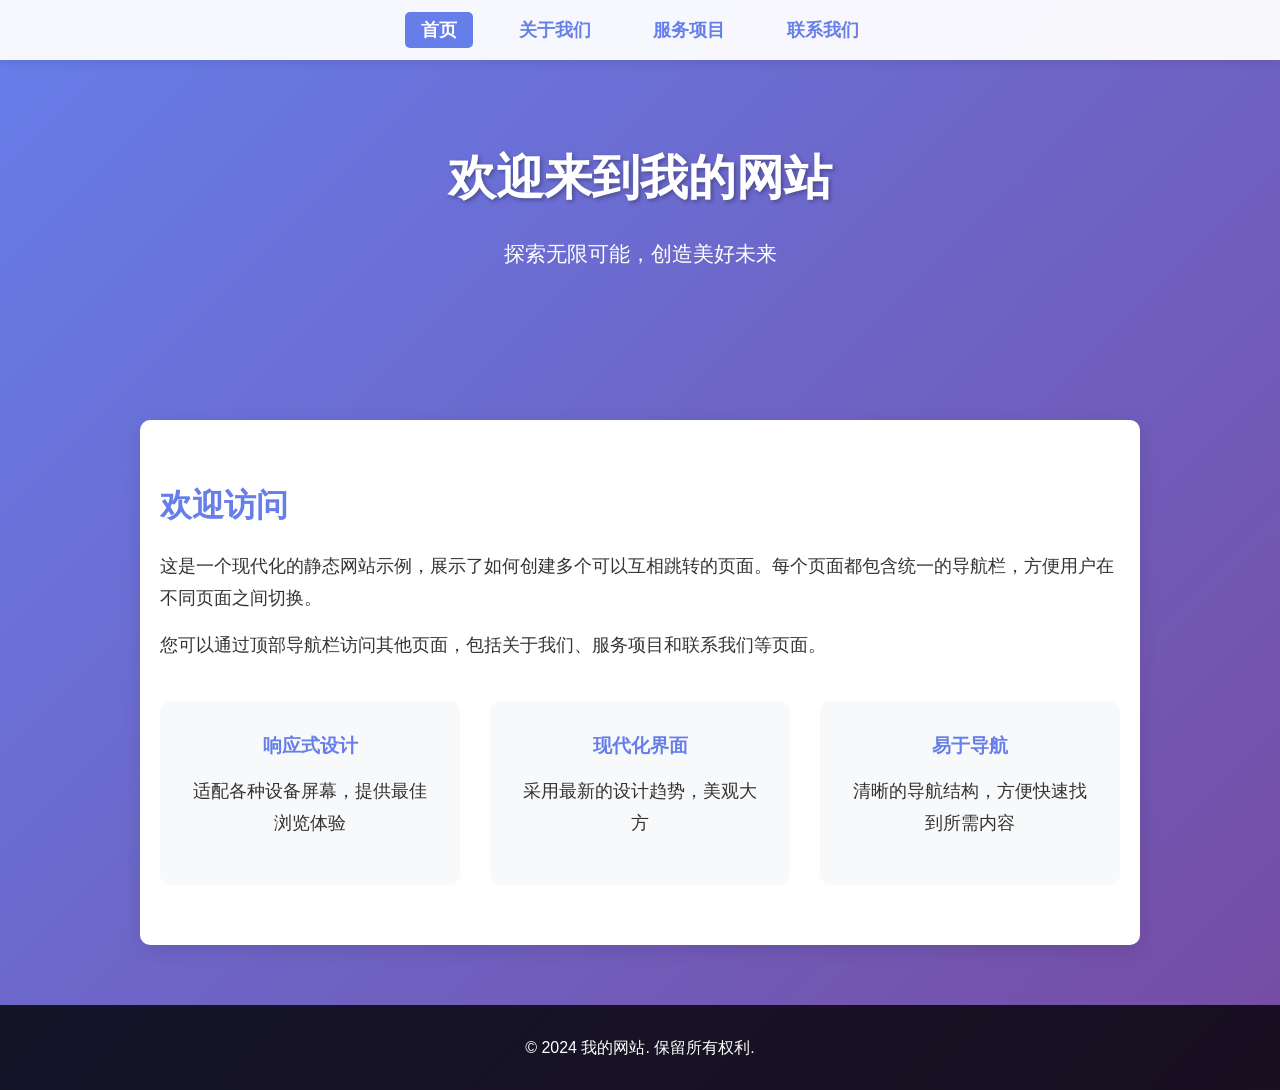
<file: index.html>
<!DOCTYPE html>
<html lang="zh-CN">
<head>
    <meta charset="UTF-8">
    <meta name="viewport" content="width=device-width, initial-scale=1.0">
    <title>首页 - 我的网站</title>
    <style>
        * {
            margin: 0;
            padding: 0;
            box-sizing: border-box;
        }
        
        body {
            font-family: 'Microsoft YaHei', Arial, sans-serif;
            line-height: 1.6;
            color: #333;
            background: linear-gradient(135deg, #667eea 0%, #764ba2 100%);
            min-height: 100vh;
        }
        
        .container {
            max-width: 1200px;
            margin: 0 auto;
            padding: 0 20px;
        }
        
        nav {
            background: rgba(255, 255, 255, 0.95);
            box-shadow: 0 2px 10px rgba(0,0,0,0.1);
            padding: 1rem 0;
            position: sticky;
            top: 0;
            z-index: 100;
        }
        
        nav ul {
            list-style: none;
            display: flex;
            justify-content: center;
            flex-wrap: wrap;
        }
        
        nav ul li {
            margin: 0 15px;
        }
        
        nav ul li a {
            text-decoration: none;
            color: #667eea;
            font-weight: bold;
            font-size: 1.1rem;
            padding: 8px 16px;
            border-radius: 5px;
            transition: all 0.3s;
        }
        
        nav ul li a:hover {
            background: #667eea;
            color: white;
        }
        
        nav ul li a.active {
            background: #667eea;
            color: white;
        }
        
        .hero {
            text-align: center;
            padding: 80px 20px;
            color: white;
        }
        
        .hero h1 {
            font-size: 3rem;
            margin-bottom: 20px;
            text-shadow: 2px 2px 4px rgba(0,0,0,0.3);
        }
        
        .hero p {
            font-size: 1.3rem;
            margin-bottom: 30px;
        }
        
        .content {
            background: white;
            padding: 60px 20px;
            margin: 40px auto;
            border-radius: 10px;
            box-shadow: 0 5px 20px rgba(0,0,0,0.1);
            max-width: 1000px;
        }
        
        .content h2 {
            color: #667eea;
            margin-bottom: 20px;
            font-size: 2rem;
        }
        
        .content p {
            margin-bottom: 15px;
            font-size: 1.1rem;
            line-height: 1.8;
        }
        
        .features {
            display: grid;
            grid-template-columns: repeat(auto-fit, minmax(250px, 1fr));
            gap: 30px;
            margin-top: 40px;
        }
        
        .feature-card {
            background: #f8f9fa;
            padding: 30px;
            border-radius: 10px;
            text-align: center;
            transition: transform 0.3s;
        }
        
        .feature-card:hover {
            transform: translateY(-5px);
            box-shadow: 0 5px 15px rgba(0,0,0,0.1);
        }
        
        .feature-card h3 {
            color: #667eea;
            margin-bottom: 15px;
        }
        
        footer {
            background: rgba(0, 0, 0, 0.8);
            color: white;
            text-align: center;
            padding: 30px 20px;
            margin-top: 60px;
        }
    </style>
</head>
<body>
    <nav>
        <div class="container">
            <ul>
                <li><a href="index.html" class="active">首页</a></li>
                <li><a href="about.html">关于我们</a></li>
                <li><a href="services.html">服务项目</a></li>
                <li><a href="contact.html">联系我们</a></li>
            </ul>
        </div>
    </nav>
    
    <div class="hero">
        <div class="container">
            <h1>欢迎来到我的网站</h1>
            <p>探索无限可能，创造美好未来</p>
        </div>
    </div>
    
    <div class="container">
        <div class="content">
            <h2>欢迎访问</h2>
            <p>这是一个现代化的静态网站示例，展示了如何创建多个可以互相跳转的页面。每个页面都包含统一的导航栏，方便用户在不同页面之间切换。</p>
            <p>您可以通过顶部导航栏访问其他页面，包括关于我们、服务项目和联系我们等页面。</p>
            
            <div class="features">
                <div class="feature-card">
                    <h3>响应式设计</h3>
                    <p>适配各种设备屏幕，提供最佳浏览体验</p>
                </div>
                <div class="feature-card">
                    <h3>现代化界面</h3>
                    <p>采用最新的设计趋势，美观大方</p>
                </div>
                <div class="feature-card">
                    <h3>易于导航</h3>
                    <p>清晰的导航结构，方便快速找到所需内容</p>
                </div>
            </div>
        </div>
    </div>
    
    <footer>
        <div class="container">
            <p>&copy; 2024 我的网站. 保留所有权利.</p>
        </div>
    </footer>
</body>
</html>
</file>
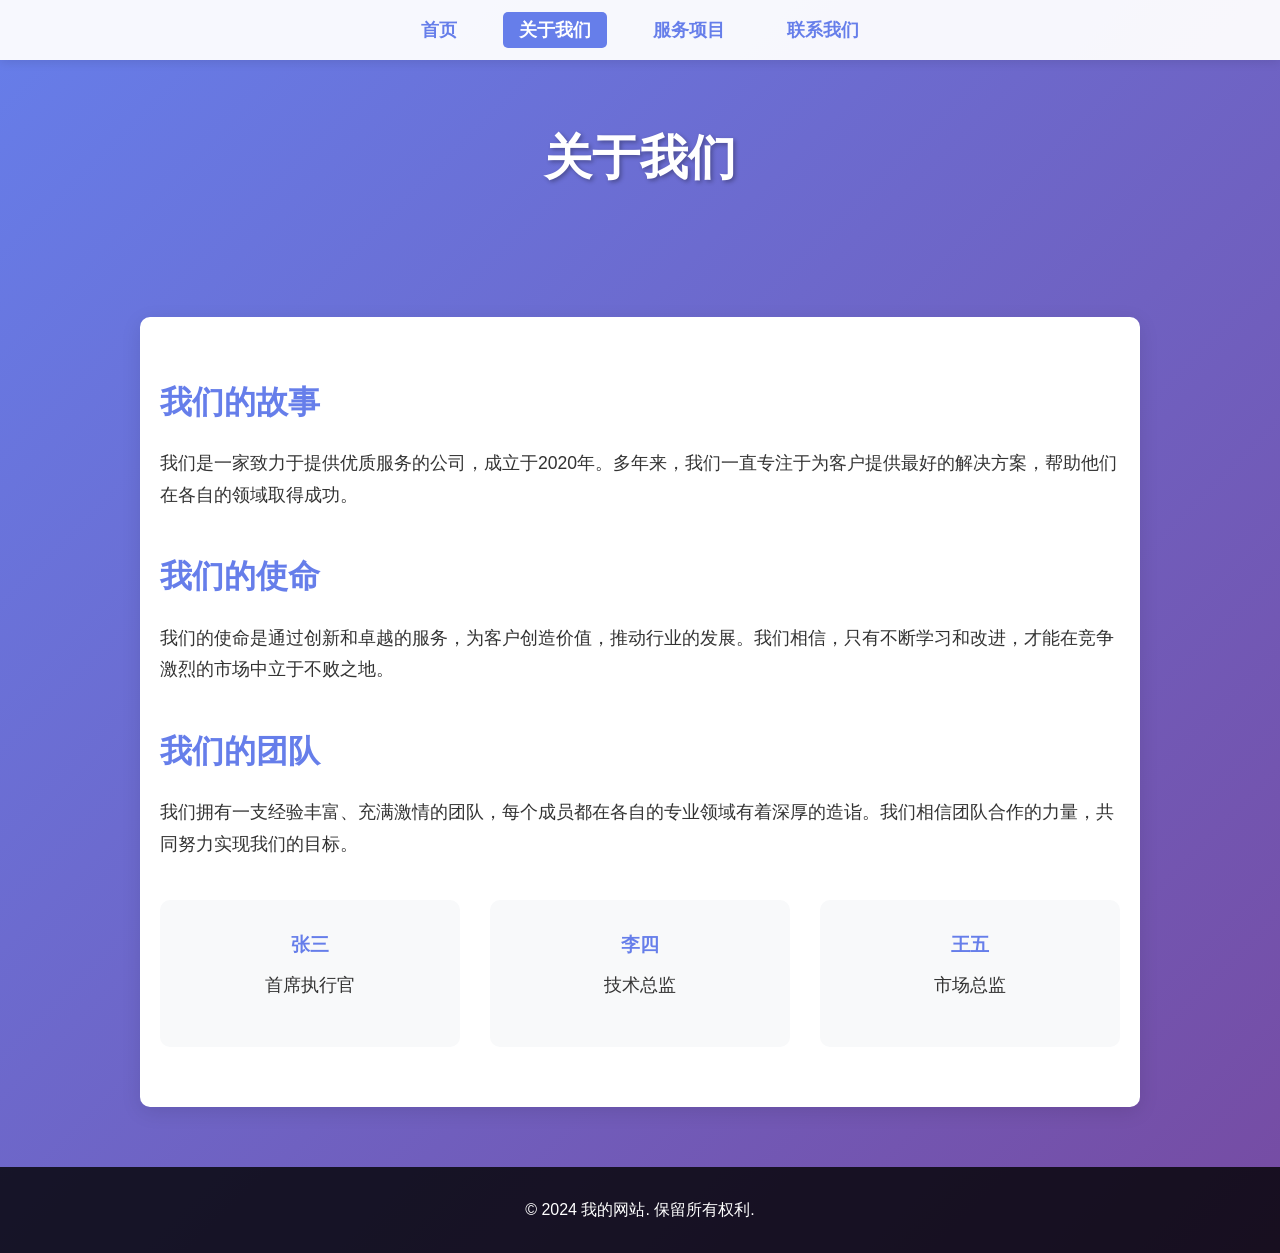
<file: about.html>
<!DOCTYPE html>
<html lang="zh-CN">
<head>
    <meta charset="UTF-8">
    <meta name="viewport" content="width=device-width, initial-scale=1.0">
    <title>关于我们 - 我的网站</title>
    <style>
        * {
            margin: 0;
            padding: 0;
            box-sizing: border-box;
        }
        
        body {
            font-family: 'Microsoft YaHei', Arial, sans-serif;
            line-height: 1.6;
            color: #333;
            background: linear-gradient(135deg, #667eea 0%, #764ba2 100%);
            min-height: 100vh;
        }
        
        .container {
            max-width: 1200px;
            margin: 0 auto;
            padding: 0 20px;
        }
        
        nav {
            background: rgba(255, 255, 255, 0.95);
            box-shadow: 0 2px 10px rgba(0,0,0,0.1);
            padding: 1rem 0;
            position: sticky;
            top: 0;
            z-index: 100;
        }
        
        nav ul {
            list-style: none;
            display: flex;
            justify-content: center;
            flex-wrap: wrap;
        }
        
        nav ul li {
            margin: 0 15px;
        }
        
        nav ul li a {
            text-decoration: none;
            color: #667eea;
            font-weight: bold;
            font-size: 1.1rem;
            padding: 8px 16px;
            border-radius: 5px;
            transition: all 0.3s;
        }
        
        nav ul li a:hover {
            background: #667eea;
            color: white;
        }
        
        nav ul li a.active {
            background: #667eea;
            color: white;
        }
        
        .page-header {
            text-align: center;
            padding: 60px 20px;
            color: white;
        }
        
        .page-header h1 {
            font-size: 3rem;
            margin-bottom: 20px;
            text-shadow: 2px 2px 4px rgba(0,0,0,0.3);
        }
        
        .content {
            background: white;
            padding: 60px 20px;
            margin: 40px auto;
            border-radius: 10px;
            box-shadow: 0 5px 20px rgba(0,0,0,0.1);
            max-width: 1000px;
        }
        
        .content h2 {
            color: #667eea;
            margin-bottom: 20px;
            font-size: 2rem;
        }
        
        .content p {
            margin-bottom: 15px;
            font-size: 1.1rem;
            line-height: 1.8;
        }
        
        .team {
            display: grid;
            grid-template-columns: repeat(auto-fit, minmax(200px, 1fr));
            gap: 30px;
            margin-top: 40px;
        }
        
        .team-member {
            background: #f8f9fa;
            padding: 30px;
            border-radius: 10px;
            text-align: center;
        }
        
        .team-member h3 {
            color: #667eea;
            margin-bottom: 10px;
        }
        
        footer {
            background: rgba(0, 0, 0, 0.8);
            color: white;
            text-align: center;
            padding: 30px 20px;
            margin-top: 60px;
        }
    </style>
</head>
<body>
    <nav>
        <div class="container">
            <ul>
                <li><a href="index.html">首页</a></li>
                <li><a href="about.html" class="active">关于我们</a></li>
                <li><a href="services.html">服务项目</a></li>
                <li><a href="contact.html">联系我们</a></li>
            </ul>
        </div>
    </nav>
    
    <div class="page-header">
        <div class="container">
            <h1>关于我们</h1>
        </div>
    </div>
    
    <div class="container">
        <div class="content">
            <h2>我们的故事</h2>
            <p>我们是一家致力于提供优质服务的公司，成立于2020年。多年来，我们一直专注于为客户提供最好的解决方案，帮助他们在各自的领域取得成功。</p>
            
            <h2 style="margin-top: 40px;">我们的使命</h2>
            <p>我们的使命是通过创新和卓越的服务，为客户创造价值，推动行业的发展。我们相信，只有不断学习和改进，才能在竞争激烈的市场中立于不败之地。</p>
            
            <h2 style="margin-top: 40px;">我们的团队</h2>
            <p>我们拥有一支经验丰富、充满激情的团队，每个成员都在各自的专业领域有着深厚的造诣。我们相信团队合作的力量，共同努力实现我们的目标。</p>
            
            <div class="team">
                <div class="team-member">
                    <h3>张三</h3>
                    <p>首席执行官</p>
                </div>
                <div class="team-member">
                    <h3>李四</h3>
                    <p>技术总监</p>
                </div>
                <div class="team-member">
                    <h3>王五</h3>
                    <p>市场总监</p>
                </div>
            </div>
        </div>
    </div>
    
    <footer>
        <div class="container">
            <p>&copy; 2024 我的网站. 保留所有权利.</p>
        </div>
    </footer>
</body>
</html>
</file>
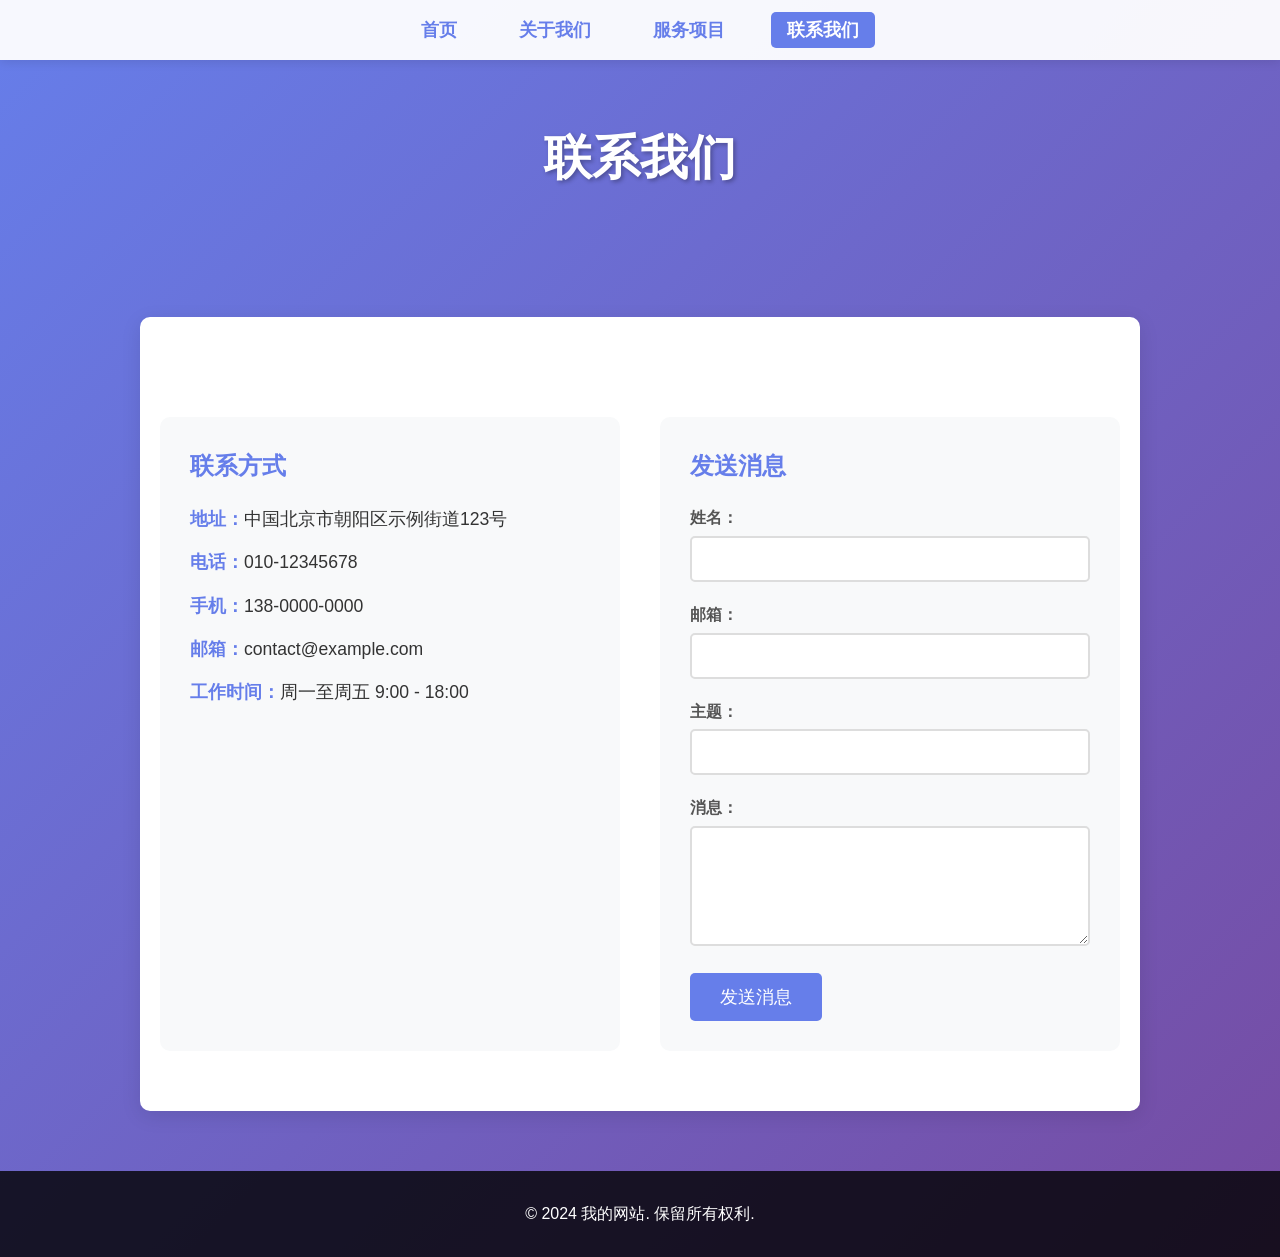
<file: contact.html>
<!DOCTYPE html>
<html lang="zh-CN">
<head>
    <meta charset="UTF-8">
    <meta name="viewport" content="width=device-width, initial-scale=1.0">
    <title>联系我们 - 我的网站</title>
    <style>
        * {
            margin: 0;
            padding: 0;
            box-sizing: border-box;
        }
        
        body {
            font-family: 'Microsoft YaHei', Arial, sans-serif;
            line-height: 1.6;
            color: #333;
            background: linear-gradient(135deg, #667eea 0%, #764ba2 100%);
            min-height: 100vh;
        }
        
        .container {
            max-width: 1200px;
            margin: 0 auto;
            padding: 0 20px;
        }
        
        nav {
            background: rgba(255, 255, 255, 0.95);
            box-shadow: 0 2px 10px rgba(0,0,0,0.1);
            padding: 1rem 0;
            position: sticky;
            top: 0;
            z-index: 100;
        }
        
        nav ul {
            list-style: none;
            display: flex;
            justify-content: center;
            flex-wrap: wrap;
        }
        
        nav ul li {
            margin: 0 15px;
        }
        
        nav ul li a {
            text-decoration: none;
            color: #667eea;
            font-weight: bold;
            font-size: 1.1rem;
            padding: 8px 16px;
            border-radius: 5px;
            transition: all 0.3s;
        }
        
        nav ul li a:hover {
            background: #667eea;
            color: white;
        }
        
        nav ul li a.active {
            background: #667eea;
            color: white;
        }
        
        .page-header {
            text-align: center;
            padding: 60px 20px;
            color: white;
        }
        
        .page-header h1 {
            font-size: 3rem;
            margin-bottom: 20px;
            text-shadow: 2px 2px 4px rgba(0,0,0,0.3);
        }
        
        .content {
            background: white;
            padding: 60px 20px;
            margin: 40px auto;
            border-radius: 10px;
            box-shadow: 0 5px 20px rgba(0,0,0,0.1);
            max-width: 1000px;
        }
        
        .contact-wrapper {
            display: grid;
            grid-template-columns: repeat(auto-fit, minmax(300px, 1fr));
            gap: 40px;
            margin-top: 40px;
        }
        
        .contact-info {
            background: #f8f9fa;
            padding: 30px;
            border-radius: 10px;
        }
        
        .contact-info h3 {
            color: #667eea;
            margin-bottom: 20px;
            font-size: 1.5rem;
        }
        
        .contact-info p {
            margin-bottom: 15px;
            font-size: 1.1rem;
        }
        
        .contact-info strong {
            color: #667eea;
        }
        
        .contact-form {
            background: #f8f9fa;
            padding: 30px;
            border-radius: 10px;
        }
        
        .contact-form h3 {
            color: #667eea;
            margin-bottom: 20px;
            font-size: 1.5rem;
        }
        
        .form-group {
            margin-bottom: 20px;
        }
        
        .form-group label {
            display: block;
            margin-bottom: 5px;
            color: #555;
            font-weight: bold;
        }
        
        .form-group input,
        .form-group textarea {
            width: 100%;
            padding: 12px;
            border: 2px solid #ddd;
            border-radius: 5px;
            font-size: 1rem;
            font-family: inherit;
            transition: border-color 0.3s;
        }
        
        .form-group input:focus,
        .form-group textarea:focus {
            outline: none;
            border-color: #667eea;
        }
        
        .form-group textarea {
            resize: vertical;
            min-height: 120px;
        }
        
        .btn {
            background: #667eea;
            color: white;
            padding: 12px 30px;
            border: none;
            border-radius: 5px;
            font-size: 1.1rem;
            cursor: pointer;
            transition: background 0.3s;
        }
        
        .btn:hover {
            background: #5568d3;
        }
        
        footer {
            background: rgba(0, 0, 0, 0.8);
            color: white;
            text-align: center;
            padding: 30px 20px;
            margin-top: 60px;
        }
    </style>
</head>
<body>
    <nav>
        <div class="container">
            <ul>
                <li><a href="index.html">首页</a></li>
                <li><a href="about.html">关于我们</a></li>
                <li><a href="services.html">服务项目</a></li>
                <li><a href="contact.html" class="active">联系我们</a></li>
            </ul>
        </div>
    </nav>
    
    <div class="page-header">
        <div class="container">
            <h1>联系我们</h1>
        </div>
    </div>
    
    <div class="container">
        <div class="content">
            <div class="contact-wrapper">
                <div class="contact-info">
                    <h3>联系方式</h3>
                    <p><strong>地址：</strong>中国北京市朝阳区示例街道123号</p>
                    <p><strong>电话：</strong>010-12345678</p>
                    <p><strong>手机：</strong>138-0000-0000</p>
                    <p><strong>邮箱：</strong>contact@example.com</p>
                    <p><strong>工作时间：</strong>周一至周五 9:00 - 18:00</p>
                </div>
                
                <div class="contact-form">
                    <h3>发送消息</h3>
                    <form>
                        <div class="form-group">
                            <label for="name">姓名：</label>
                            <input type="text" id="name" name="name" required>
                        </div>
                        <div class="form-group">
                            <label for="email">邮箱：</label>
                            <input type="email" id="email" name="email" required>
                        </div>
                        <div class="form-group">
                            <label for="subject">主题：</label>
                            <input type="text" id="subject" name="subject" required>
                        </div>
                        <div class="form-group">
                            <label for="message">消息：</label>
                            <textarea id="message" name="message" required></textarea>
                        </div>
                        <button type="submit" class="btn">发送消息</button>
                    </form>
                </div>
            </div>
        </div>
    </div>
    
    <footer>
        <div class="container">
            <p>&copy; 2024 我的网站. 保留所有权利.</p>
        </div>
    </footer>
    
    <script>
        document.querySelector('form').addEventListener('submit', function(e) {
            e.preventDefault();
            alert('感谢您的留言！我们会尽快与您联系。');
            this.reset();
        });
    </script>
</body>
</html>
</file>
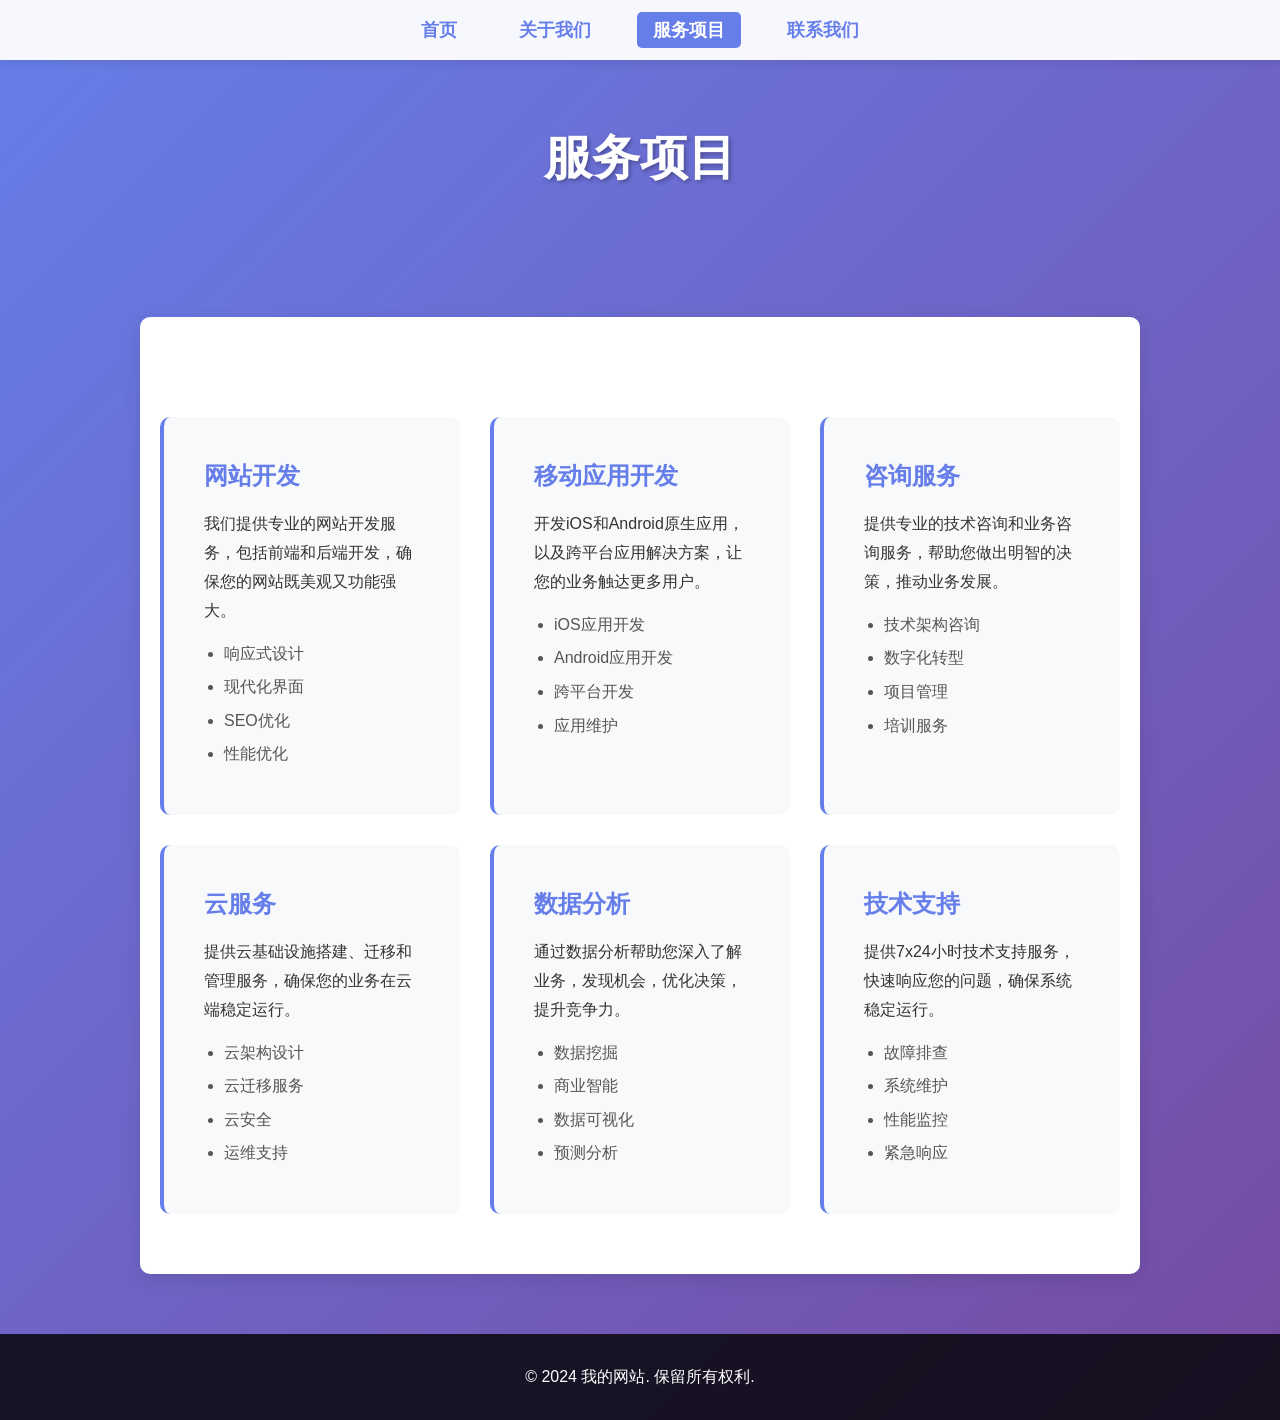
<file: services.html>
<!DOCTYPE html>
<html lang="zh-CN">
<head>
    <meta charset="UTF-8">
    <meta name="viewport" content="width=device-width, initial-scale=1.0">
    <title>服务项目 - 我的网站</title>
    <style>
        * {
            margin: 0;
            padding: 0;
            box-sizing: border-box;
        }
        
        body {
            font-family: 'Microsoft YaHei', Arial, sans-serif;
            line-height: 1.6;
            color: #333;
            background: linear-gradient(135deg, #667eea 0%, #764ba2 100%);
            min-height: 100vh;
        }
        
        .container {
            max-width: 1200px;
            margin: 0 auto;
            padding: 0 20px;
        }
        
        nav {
            background: rgba(255, 255, 255, 0.95);
            box-shadow: 0 2px 10px rgba(0,0,0,0.1);
            padding: 1rem 0;
            position: sticky;
            top: 0;
            z-index: 100;
        }
        
        nav ul {
            list-style: none;
            display: flex;
            justify-content: center;
            flex-wrap: wrap;
        }
        
        nav ul li {
            margin: 0 15px;
        }
        
        nav ul li a {
            text-decoration: none;
            color: #667eea;
            font-weight: bold;
            font-size: 1.1rem;
            padding: 8px 16px;
            border-radius: 5px;
            transition: all 0.3s;
        }
        
        nav ul li a:hover {
            background: #667eea;
            color: white;
        }
        
        nav ul li a.active {
            background: #667eea;
            color: white;
        }
        
        .page-header {
            text-align: center;
            padding: 60px 20px;
            color: white;
        }
        
        .page-header h1 {
            font-size: 3rem;
            margin-bottom: 20px;
            text-shadow: 2px 2px 4px rgba(0,0,0,0.3);
        }
        
        .content {
            background: white;
            padding: 60px 20px;
            margin: 40px auto;
            border-radius: 10px;
            box-shadow: 0 5px 20px rgba(0,0,0,0.1);
            max-width: 1000px;
        }
        
        .services {
            display: grid;
            grid-template-columns: repeat(auto-fit, minmax(300px, 1fr));
            gap: 30px;
            margin-top: 40px;
        }
        
        .service-card {
            background: #f8f9fa;
            padding: 40px;
            border-radius: 10px;
            border-left: 4px solid #667eea;
            transition: transform 0.3s, box-shadow 0.3s;
        }
        
        .service-card:hover {
            transform: translateY(-5px);
            box-shadow: 0 5px 20px rgba(0,0,0,0.15);
        }
        
        .service-card h3 {
            color: #667eea;
            margin-bottom: 15px;
            font-size: 1.5rem;
        }
        
        .service-card p {
            margin-bottom: 10px;
            line-height: 1.8;
        }
        
        .service-card ul {
            margin-left: 20px;
            margin-top: 15px;
        }
        
        .service-card ul li {
            margin-bottom: 8px;
            color: #555;
        }
        
        footer {
            background: rgba(0, 0, 0, 0.8);
            color: white;
            text-align: center;
            padding: 30px 20px;
            margin-top: 60px;
        }
    </style>
</head>
<body>
    <nav>
        <div class="container">
            <ul>
                <li><a href="index.html">首页</a></li>
                <li><a href="about.html">关于我们</a></li>
                <li><a href="services.html" class="active">服务项目</a></li>
                <li><a href="contact.html">联系我们</a></li>
            </ul>
        </div>
    </nav>
    
    <div class="page-header">
        <div class="container">
            <h1>服务项目</h1>
        </div>
    </div>
    
    <div class="container">
        <div class="content">
            <div class="services">
                <div class="service-card">
                    <h3>网站开发</h3>
                    <p>我们提供专业的网站开发服务，包括前端和后端开发，确保您的网站既美观又功能强大。</p>
                    <ul>
                        <li>响应式设计</li>
                        <li>现代化界面</li>
                        <li>SEO优化</li>
                        <li>性能优化</li>
                    </ul>
                </div>
                
                <div class="service-card">
                    <h3>移动应用开发</h3>
                    <p>开发iOS和Android原生应用，以及跨平台应用解决方案，让您的业务触达更多用户。</p>
                    <ul>
                        <li>iOS应用开发</li>
                        <li>Android应用开发</li>
                        <li>跨平台开发</li>
                        <li>应用维护</li>
                    </ul>
                </div>
                
                <div class="service-card">
                    <h3>咨询服务</h3>
                    <p>提供专业的技术咨询和业务咨询服务，帮助您做出明智的决策，推动业务发展。</p>
                    <ul>
                        <li>技术架构咨询</li>
                        <li>数字化转型</li>
                        <li>项目管理</li>
                        <li>培训服务</li>
                    </ul>
                </div>
                
                <div class="service-card">
                    <h3>云服务</h3>
                    <p>提供云基础设施搭建、迁移和管理服务，确保您的业务在云端稳定运行。</p>
                    <ul>
                        <li>云架构设计</li>
                        <li>云迁移服务</li>
                        <li>云安全</li>
                        <li>运维支持</li>
                    </ul>
                </div>
                
                <div class="service-card">
                    <h3>数据分析</h3>
                    <p>通过数据分析帮助您深入了解业务，发现机会，优化决策，提升竞争力。</p>
                    <ul>
                        <li>数据挖掘</li>
                        <li>商业智能</li>
                        <li>数据可视化</li>
                        <li>预测分析</li>
                    </ul>
                </div>
                
                <div class="service-card">
                    <h3>技术支持</h3>
                    <p>提供7x24小时技术支持服务，快速响应您的问题，确保系统稳定运行。</p>
                    <ul>
                        <li>故障排查</li>
                        <li>系统维护</li>
                        <li>性能监控</li>
                        <li>紧急响应</li>
                    </ul>
                </div>
            </div>
        </div>
    </div>
    
    <footer>
        <div class="container">
            <p>&copy; 2024 我的网站. 保留所有权利.</p>
        </div>
    </footer>
</body>
</html>
</file>
